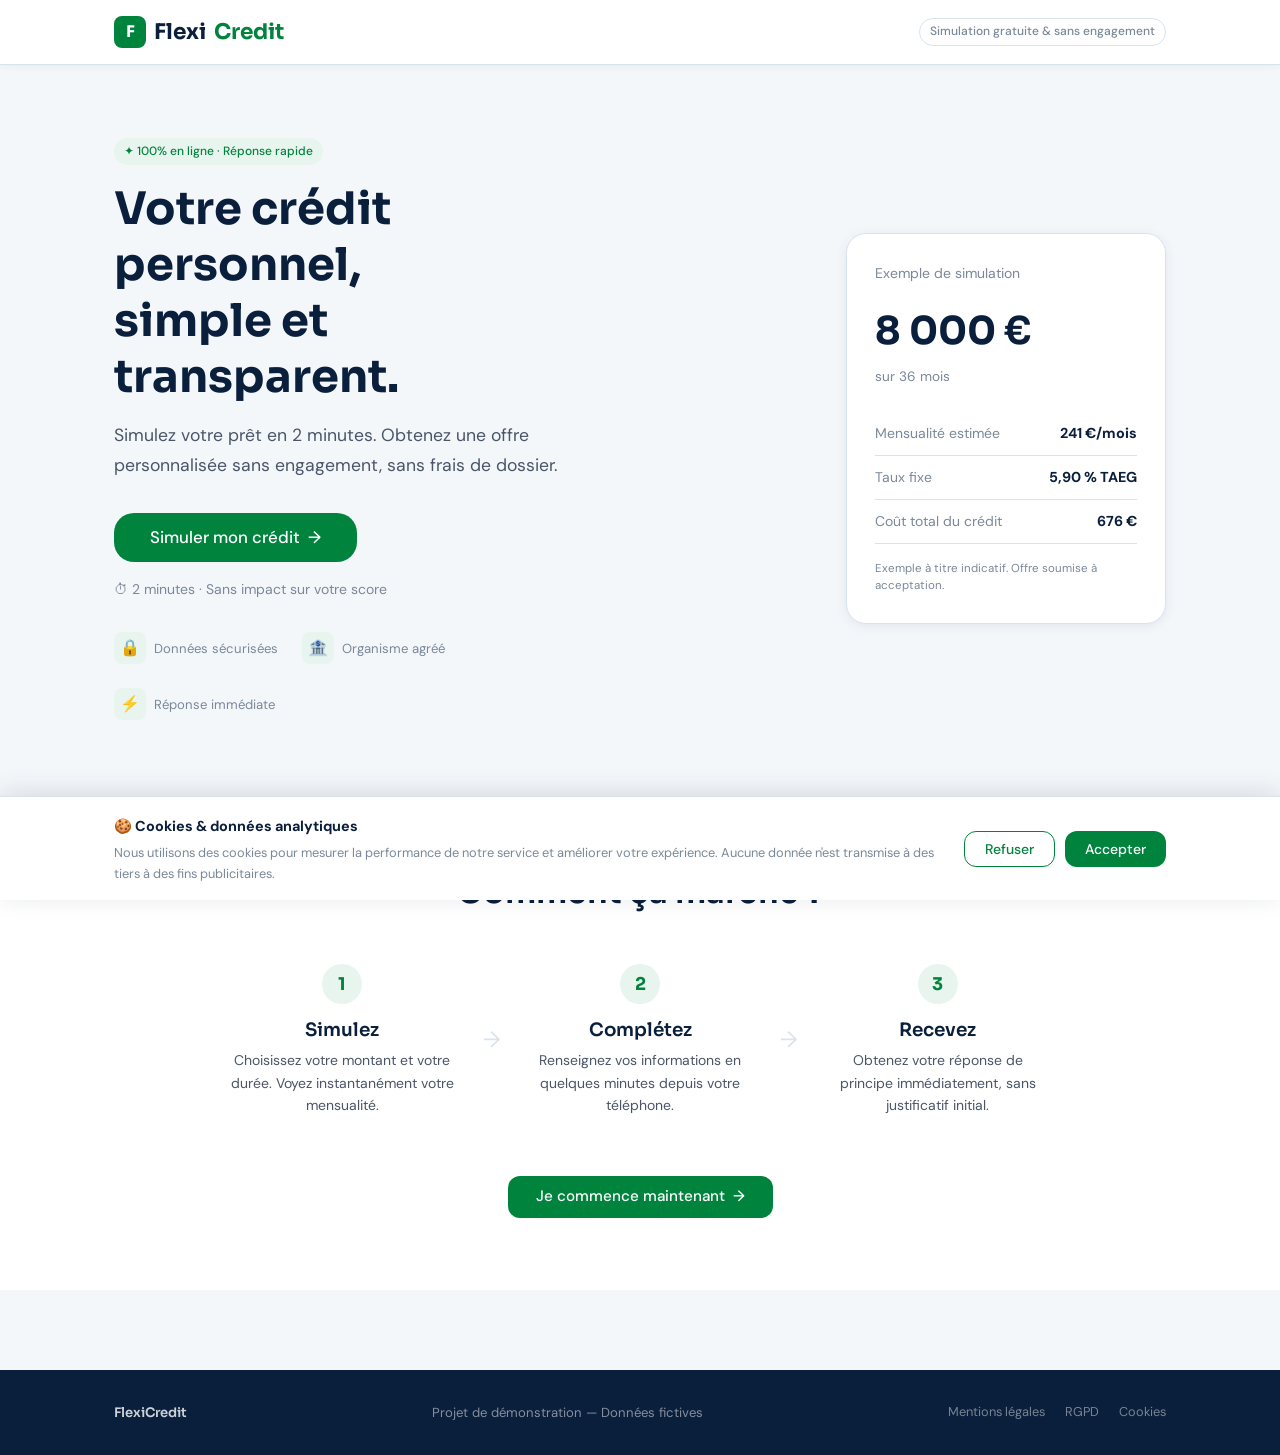
<file: index.html>
<!DOCTYPE html>
<html lang="fr">

<head>
  <!-- A supprimer -->
  <script>
    console.log("before GTM");
  </script>
  <meta charset="UTF-8">
  <meta name="viewport" content="width=device-width, initial-scale=1.0">
  <title>FlexiCredit — Votre crédit personnel en ligne</title>
  <link rel="stylesheet" href="css/style.css">
  <!-- GTM (simulation — en prod on mettrait le vrai snippet) -->
  <script>(function (w, d, s, l, i) {
      w[l] = w[l] || []; w[l].push({
        'gtm.start':
          new Date().getTime(), event: 'gtm.js'
      }); var f = d.getElementsByTagName(s)[0],
        j = d.createElement(s), dl = l != 'dataLayer' ? '&l=' + l : ''; j.async = true; j.src =
          'https://www.googletagmanager.com/gtm.js?id=' + i + dl; f.parentNode.insertBefore(j, f);
    })(window, document, 'script', 'dataLayer', 'GTM-TTVVF8ZS');
  </script>
  <!-- A supprimer -->
  <script>
    console.log("after GTM");
    console.log(window.dataLayer);
  </script>

</head>

<body data-step="landing">
  <!-- Google Tag Manager (noscript) -->
  <noscript><iframe src="https://www.googletagmanager.com/ns.html?id=GTM-TTVVF8ZS" height="0" width="0"
      style="display:none;visibility:hidden"></iframe>
  </noscript>
  <!-- End Google Tag Manager (noscript) -->

  <!-- HEADER -->
  <header class="site-header">
    <div class="container">
      <div class="header-inner">
        <div class="logo">
          <div class="logo-mark">F</div>
          Flexi<span>Credit</span>
        </div>
        <span class="header-badge">Simulation gratuite & sans engagement</span>
      </div>
    </div>
  </header>

  <!-- HERO -->
  <section class="hero">
    <div class="container">
      <div class="hero-inner">
        <div class="hero-content fade-in">
          <div class="badge badge-green mb-4">✦ 100% en ligne · Réponse rapide</div>
          <h1>Votre crédit personnel,<br>simple et transparent.</h1>
          <p class="hero-subtitle">Simulez votre prêt en 2 minutes. Obtenez une offre personnalisée sans engagement,
            sans frais de dossier.</p>

          <div class="hero-cta mt-8">
            <a href="pages/simulation.html" class="btn btn-primary btn-lg btn-arrow" id="cta-hero-main"
              onclick="trackCtaClick('Simuler mon crédit', 'simulation')">
              Simuler mon crédit
            </a>
            <p class="text-muted mt-4">⏱ 2 minutes · Sans impact sur votre score</p>
          </div>

          <div class="trust-row mt-8">
            <div class="trust-item">
              <div class="trust-icon">🔒</div>
              <span>Données sécurisées</span>
            </div>
            <div class="trust-item">
              <div class="trust-icon">🏦</div>
              <span>Organisme agréé</span>
            </div>
            <div class="trust-item">
              <div class="trust-icon">⚡</div>
              <span>Réponse immédiate</span>
            </div>
          </div>
        </div>

        <div class="hero-visual fade-in">
          <div class="preview-card card">
            <div class="preview-label text-muted mb-4">Exemple de simulation</div>
            <div class="preview-amount">8 000 €</div>
            <div class="text-muted mb-6" style="font-size:.85rem">sur 36 mois</div>
            <div class="preview-row">
              <span class="text-muted">Mensualité estimée</span>
              <strong>241 €/mois</strong>
            </div>
            <div class="preview-row">
              <span class="text-muted">Taux fixe</span>
              <strong>5,90 % TAEG</strong>
            </div>
            <div class="preview-row">
              <span class="text-muted">Coût total du crédit</span>
              <strong>676 €</strong>
            </div>
            <div class="preview-disclaimer mt-4">
              Exemple à titre indicatif. Offre soumise à acceptation.
            </div>
          </div>
        </div>
      </div>
    </div>
  </section>

  <!-- ETAPES -->
  <section class="how-it-works">
    <div class="container">
      <h2 class="text-center mb-6">Comment ça marche ?</h2>
      <div class="steps-grid">
        <div class="step-card card-sm">
          <div class="step-number">1</div>
          <h3>Simulez</h3>
          <p>Choisissez votre montant et votre durée. Voyez instantanément votre mensualité.</p>
        </div>
        <div class="step-arrow">→</div>
        <div class="step-card card-sm">
          <div class="step-number">2</div>
          <h3>Complétez</h3>
          <p>Renseignez vos informations en quelques minutes depuis votre téléphone.</p>
        </div>
        <div class="step-arrow">→</div>
        <div class="step-card card-sm">
          <div class="step-number">3</div>
          <h3>Recevez</h3>
          <p>Obtenez votre réponse de principe immédiatement, sans justificatif initial.</p>
        </div>
      </div>

      <div class="text-center mt-8">
        <a href="pages/simulation.html" class="btn btn-primary btn-arrow"
          onclick="trackCtaClick('Je commence maintenant', 'simulation')">
          Je commence maintenant
        </a>
      </div>
    </div>
  </section>

  <!-- FOOTER -->
  <footer class="site-footer">
    <div class="container">
      <div class="footer-inner">
        <span class="footer-logo">FlexiCredit</span>
        <span>Projet de démonstration — Données fictives</span>
        <div class="footer-links">
          <a href="#">Mentions légales</a>
          <a href="#">RGPD</a>
          <a href="#">Cookies</a>
        </div>
      </div>
    </div>
  </footer>

  <script src="js/tracking.js"></script>
  <script src="js/consent.js"></script>
  <script>
    // PAGE VIEW — Étape 1/5
    document.addEventListener('DOMContentLoaded', () => {
      trackPageView('landing', 1);
      initScrollTracking('landing');
    });
  </script>

  <style>
    .hero {
      padding: 72px 0 80px;
    }

    .hero-inner {
      display: grid;
      grid-template-columns: 1fr 1fr;
      gap: 60px;
      align-items: center;
    }

    .hero-subtitle {
      font-size: 1.1rem;
      color: var(--slate);
      margin-top: 16px;
      line-height: 1.7;
    }

    .hero-cta {
      display: flex;
      flex-direction: column;
      align-items: flex-start;
    }

    .preview-card {
      max-width: 320px;
      margin-left: auto;
    }

    .preview-amount {
      font-family: 'Sora', sans-serif;
      font-size: 2.4rem;
      font-weight: 700;
      color: var(--navy);
      margin-bottom: 4px;
    }

    .preview-row {
      display: flex;
      justify-content: space-between;
      align-items: center;
      padding: 10px 0;
      border-bottom: 1px solid var(--border);
      font-size: .9rem;
    }

    .preview-row:last-of-type {
      border-bottom: none;
    }

    .preview-disclaimer {
      font-size: .72rem;
      color: var(--muted);
      line-height: 1.5;
    }

    .how-it-works {
      padding: 72px 0;
      background: var(--white);
    }

    .steps-grid {
      display: flex;
      align-items: center;
      gap: 8px;
      max-width: 860px;
      margin: 0 auto;
    }

    .step-card {
      flex: 1;
      text-align: center;
      padding: 28px 20px;
    }

    .step-number {
      width: 40px;
      height: 40px;
      border-radius: 50%;
      background: var(--green-pale);
      color: var(--green);
      font-family: 'Sora', sans-serif;
      font-weight: 700;
      font-size: 1.1rem;
      display: flex;
      align-items: center;
      justify-content: center;
      margin: 0 auto 14px;
    }

    .step-card h3 {
      margin-bottom: 8px;
    }

    .step-card p {
      font-size: .875rem;
    }

    .step-arrow {
      font-size: 1.4rem;
      color: var(--border);
      flex-shrink: 0;
    }

    @media (max-width: 768px) {
      .hero-inner {
        grid-template-columns: 1fr;
        gap: 40px;
      }

      .hero-visual {
        display: none;
      }

      .steps-grid {
        flex-direction: column;
        align-items: stretch;
      }

      .step-arrow {
        transform: rotate(90deg);
        text-align: center;
      }
    }
  </style>
</body>

</html>
</file>
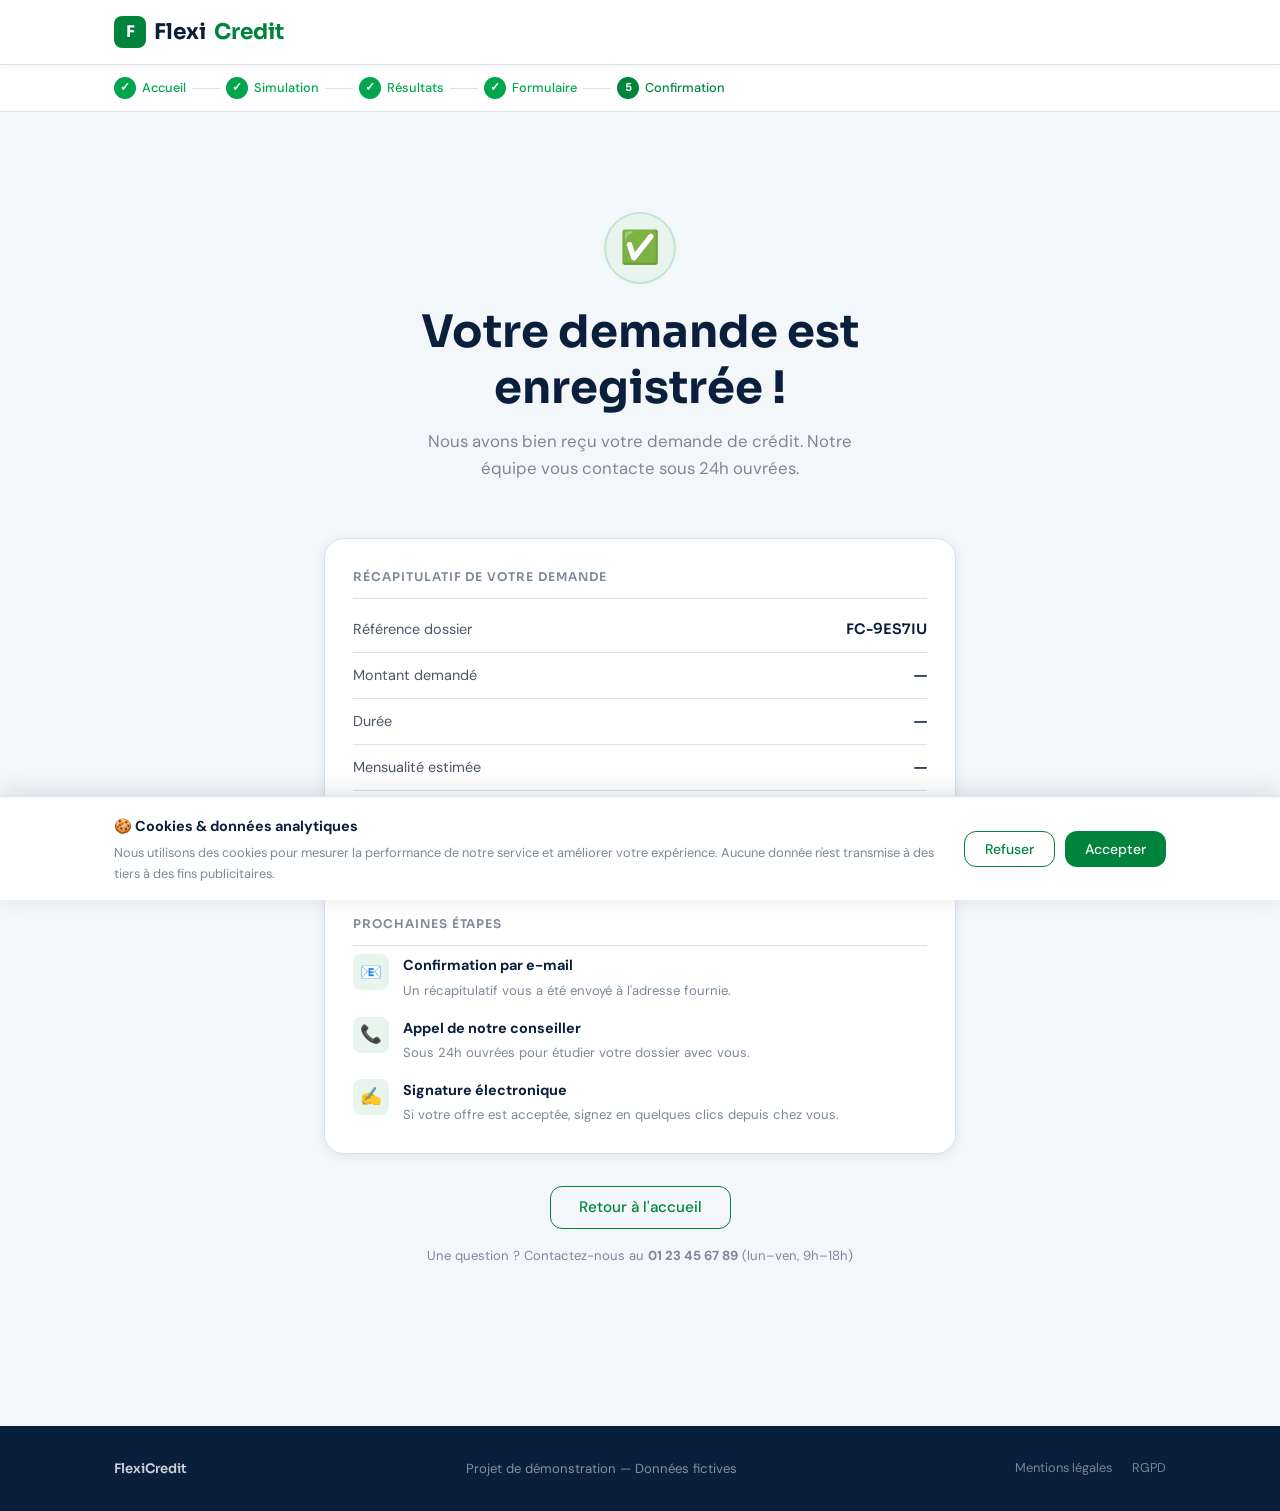
<file: pages/confirmation.html>
<!DOCTYPE html>
<html lang="fr">

<head>
  <meta charset="UTF-8">
  <!-- Google Tag Manager -->
  <script>(function (w, d, s, l, i) {
      w[l] = w[l] || []; w[l].push({
        'gtm.start':
          new Date().getTime(), event: 'gtm.js'
      }); var f = d.getElementsByTagName(s)[0],
        j = d.createElement(s), dl = l != 'dataLayer' ? '&l=' + l : ''; j.async = true; j.src =
          'https://www.googletagmanager.com/gtm.js?id=' + i + dl; f.parentNode.insertBefore(j, f);
    })(window, document, 'script', 'dataLayer', 'GTM-TTVVF8ZS');</script>
  <!-- End Google Tag Manager -->
  <meta name="viewport" content="width=device-width, initial-scale=1.0">
  <title>FlexiCredit — Demande confirmée</title>
  <link rel="stylesheet" href="../css/style.css">
</head>

<body data-step="confirmation">
  <!-- Google Tag Manager (noscript) -->
  <noscript><iframe src="https://www.googletagmanager.com/ns.html?id=GTM-TTVVF8ZS" height="0" width="0"
      style="display:none;visibility:hidden"></iframe></noscript>
  <!-- End Google Tag Manager (noscript) -->
  <header class="site-header">
    <div class="container">
      <div class="header-inner">
        <a href="../index.html" class="logo" style="text-decoration:none">
          <div class="logo-mark">F</div>
          Flexi<span>Credit</span>
        </a>
      </div>
    </div>
  </header>

  <div class="funnel-bar">
    <div class="container">
      <ul class="funnel-steps">
        <li class="done"><span class="step-num">✓</span><span class="step-label">Accueil</span></li>
        <li class="step-sep"></li>
        <li class="done"><span class="step-num">✓</span><span class="step-label">Simulation</span></li>
        <li class="step-sep"></li>
        <li class="done"><span class="step-num">✓</span><span class="step-label">Résultats</span></li>
        <li class="step-sep"></li>
        <li class="done"><span class="step-num">✓</span><span class="step-label">Formulaire</span></li>
        <li class="step-sep"></li>
        <li class="active"><span class="step-num">5</span><span class="step-label">Confirmation</span></li>
      </ul>
    </div>
  </div>

  <main style="padding: 52px 0 80px;">
    <div class="container--narrow">

      <!-- SUCCESS HEADER -->
      <div class="confetti-header fade-in">
        <div class="check-circle">✅</div>
        <h1 style="margin-bottom:12px">Votre demande est enregistrée !</h1>
        <p class="text-muted" style="font-size:1.05rem;max-width:460px;margin:0 auto">
          Nous avons bien reçu votre demande de crédit. Notre équipe vous contacte sous 24h ouvrées.
        </p>
      </div>

      <!-- RÉCAP FINAL -->
      <div class="card fade-in mt-6" id="confirmation-recap">
        <div class="conf-section-title">Récapitulatif de votre demande</div>
        <div class="conf-row">
          <span>Référence dossier</span>
          <strong id="conf-ref" class="text-green">—</strong>
        </div>
        <div class="conf-row">
          <span>Montant demandé</span>
          <strong id="conf-amount">—</strong>
        </div>
        <div class="conf-row">
          <span>Durée</span>
          <strong id="conf-duration">—</strong>
        </div>
        <div class="conf-row">
          <span>Mensualité estimée</span>
          <strong id="conf-monthly">—</strong>
        </div>
        <div class="conf-row" style="border-bottom:none">
          <span>Statut</span>
          <span class="badge badge-green">En cours d'analyse</span>
        </div>
      </div>

      <!-- PROCHAINES ÉTAPES -->
      <div class="card fade-in mt-4">
        <div class="conf-section-title">Prochaines étapes</div>
        <div class="next-steps">
          <div class="next-step">
            <div class="next-step-icon">📧</div>
            <div>
              <strong>Confirmation par e-mail</strong>
              <p>Un récapitulatif vous a été envoyé à l'adresse fournie.</p>
            </div>
          </div>
          <div class="next-step">
            <div class="next-step-icon">📞</div>
            <div>
              <strong>Appel de notre conseiller</strong>
              <p>Sous 24h ouvrées pour étudier votre dossier avec vous.</p>
            </div>
          </div>
          <div class="next-step">
            <div class="next-step-icon">✍️</div>
            <div>
              <strong>Signature électronique</strong>
              <p>Si votre offre est acceptée, signez en quelques clics depuis chez vous.</p>
            </div>
          </div>
        </div>
      </div>

      <!-- CTA SECONDAIRE -->
      <div class="text-center mt-8 fade-in">
        <a href="../index.html" class="btn btn-outline"
          onclick="trackCtaClick('Retour accueil depuis confirmation', 'landing')">
          Retour à l'accueil
        </a>
        <p class="text-muted mt-4" style="font-size:.82rem">
          Une question ? Contactez-nous au <strong>01 23 45 67 89</strong> (lun–ven, 9h–18h)
        </p>
      </div>

    </div>
  </main>

  <footer class="site-footer">
    <div class="container">
      <div class="footer-inner">
        <span class="footer-logo">FlexiCredit</span>
        <span>Projet de démonstration — Données fictives</span>
        <div class="footer-links">
          <a href="#">Mentions légales</a>
          <a href="#">RGPD</a>
        </div>
      </div>
    </div>
  </footer>

  <script src="../js/tracking.js"></script>
  <script src="../js/consent.js"></script>
  <script>
    document.addEventListener('DOMContentLoaded', () => {
      trackPageView('confirmation', 5);
      initScrollTracking('confirmation');
      renderConfirmation();
    });

    function renderConfirmation() {
      const sim = FC.getSimulation();
      const fmt = n => new Intl.NumberFormat('fr-FR', { style: 'currency', currency: 'EUR', maximumFractionDigits: 0 }).format(n);

      // Référence unique fictive
      const ref = 'FC-' + Date.now().toString(36).toUpperCase().slice(-6);
      document.getElementById('conf-ref').textContent = ref;

      if (sim.amount) {
        document.getElementById('conf-amount').textContent = fmt(sim.amount);
        document.getElementById('conf-duration').textContent = sim.duration + ' mois';
        document.getElementById('conf-monthly').textContent = fmt(sim.monthly) + '/mois';
      }

      // Nettoyer la session après confirmation
      sessionStorage.removeItem('fc_simulation');
    }
  </script>

  <style>
    .text-green {
      color: var(--green);
    }

    .conf-section-title {
      font-family: 'Sora', sans-serif;
      font-size: .75rem;
      font-weight: 600;
      color: var(--muted);
      text-transform: uppercase;
      letter-spacing: .08em;
      padding-bottom: 12px;
      margin-bottom: 8px;
      border-bottom: 1px solid var(--border);
    }

    .conf-row {
      display: flex;
      justify-content: space-between;
      align-items: center;
      padding: 11px 0;
      border-bottom: 1px solid var(--border);
      font-size: .9rem;
    }

    .conf-row span:first-child {
      color: var(--slate);
    }

    .conf-row strong {
      font-family: 'Sora', sans-serif;
      font-weight: 600;
      color: var(--navy);
    }

    .next-steps {
      display: flex;
      flex-direction: column;
      gap: 16px;
      margin-top: 4px;
    }

    .next-step {
      display: flex;
      gap: 14px;
      align-items: flex-start;
    }

    .next-step-icon {
      width: 36px;
      height: 36px;
      flex-shrink: 0;
      background: var(--green-pale);
      border-radius: 8px;
      display: flex;
      align-items: center;
      justify-content: center;
      font-size: 1.1rem;
    }

    .next-step strong {
      font-size: .9rem;
      color: var(--navy);
      display: block;
      margin-bottom: 2px;
    }

    .next-step p {
      font-size: .82rem;
      color: var(--muted);
      margin: 0;
    }
  </style>
</body>

</html>
</file>
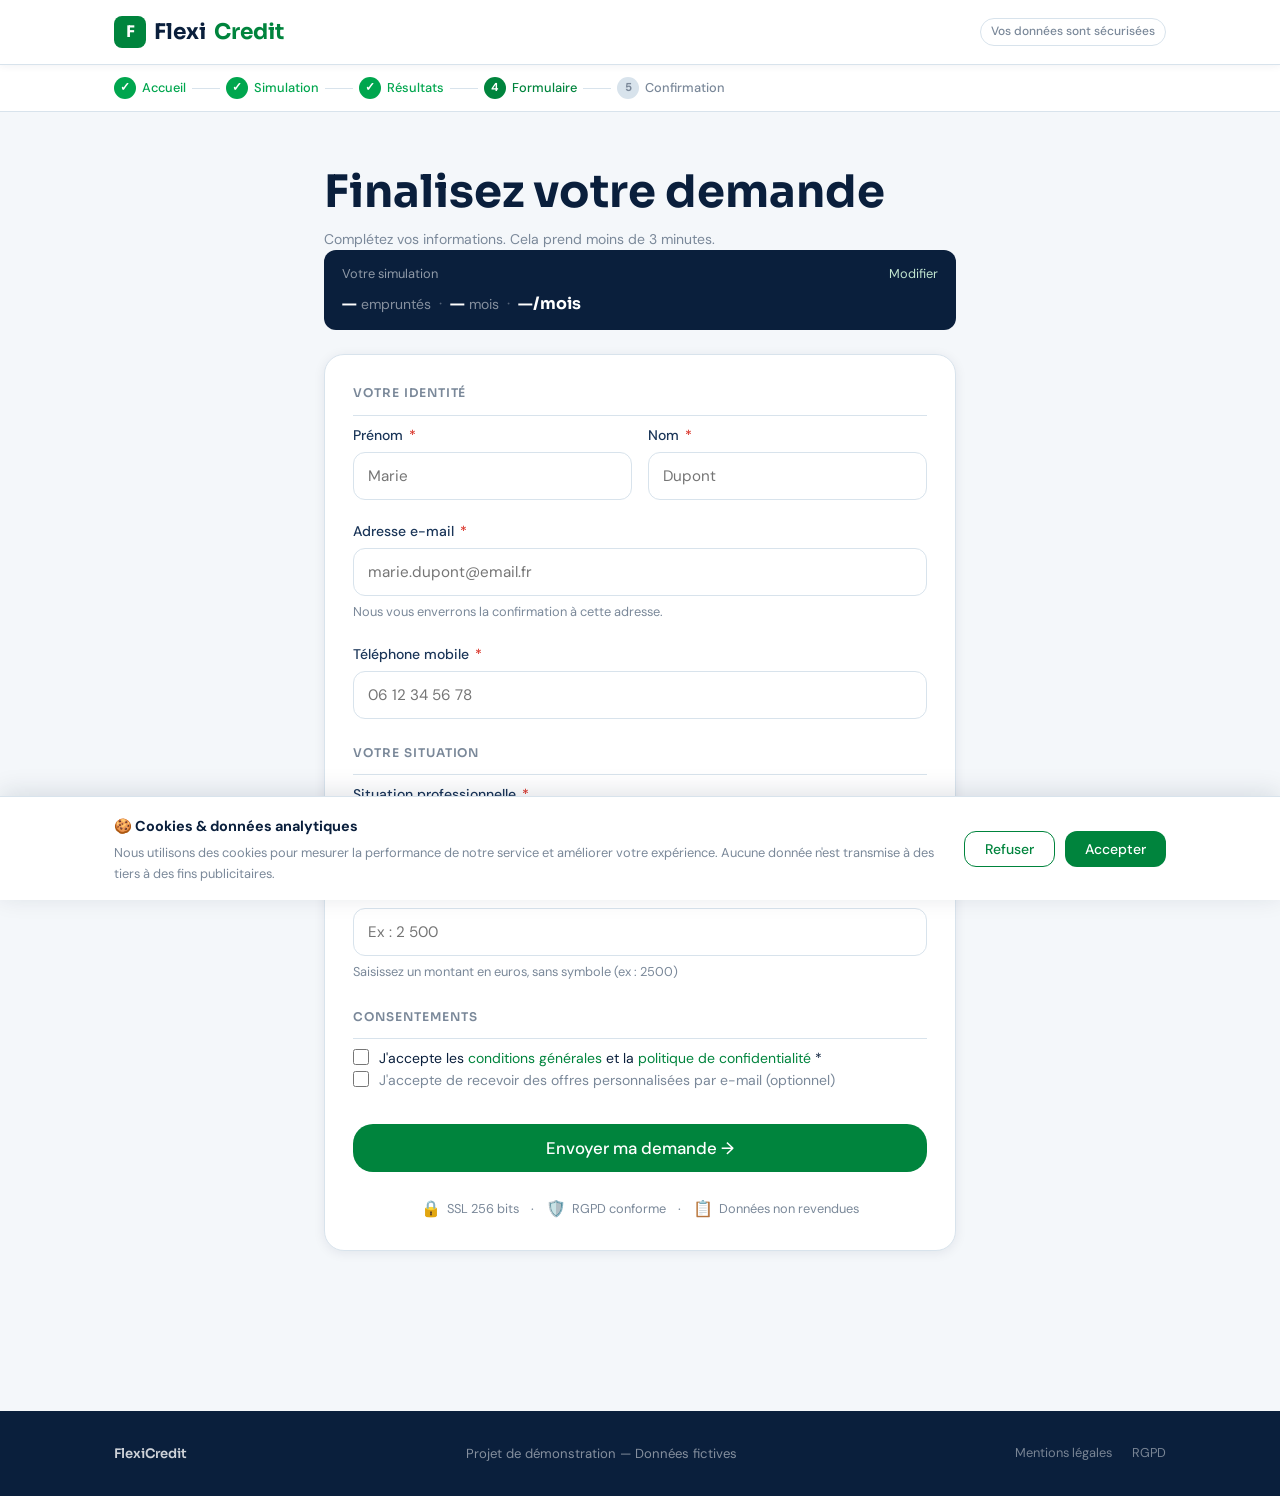
<file: pages/formulaire.html>
<!DOCTYPE html>
<html lang="fr">
<head>
  <meta charset="UTF-8">
  <!-- Google Tag Manager -->
  <script>(function(w,d,s,l,i){w[l]=w[l]||[];w[l].push({'gtm.start':
  new Date().getTime(),event:'gtm.js'});var f=d.getElementsByTagName(s)[0],
  j=d.createElement(s),dl=l!='dataLayer'?'&l='+l:'';j.async=true;j.src=
  'https://www.googletagmanager.com/gtm.js?id='+i+dl;f.parentNode.insertBefore(j,f);
  })(window,document,'script','dataLayer','GTM-TTVVF8ZS');</script>
  <!-- End Google Tag Manager -->
  <meta name="viewport" content="width=device-width, initial-scale=1.0">
  <title>FlexiCredit — Votre demande</title>
  <link rel="stylesheet" href="../css/style.css">
</head>
<body data-step="formulaire">
<!-- Google Tag Manager (noscript) -->
<noscript><iframe src="https://www.googletagmanager.com/ns.html?id=GTM-TTVVF8ZS"
height="0" width="0" style="display:none;visibility:hidden"></iframe></noscript>
<!-- End Google Tag Manager (noscript) -->
  <header class="site-header">
    <div class="container">
      <div class="header-inner">
        <a href="../index.html" class="logo" style="text-decoration:none">
          <div class="logo-mark">F</div>
          Flexi<span>Credit</span>
        </a>
        <span class="header-badge">Vos données sont sécurisées</span>
      </div>
    </div>
  </header>

  <div class="funnel-bar">
    <div class="container">
      <ul class="funnel-steps">
        <li class="done"><span class="step-num">✓</span><span class="step-label">Accueil</span></li>
        <li class="step-sep"></li>
        <li class="done"><span class="step-num">✓</span><span class="step-label">Simulation</span></li>
        <li class="step-sep"></li>
        <li class="done"><span class="step-num">✓</span><span class="step-label">Résultats</span></li>
        <li class="step-sep"></li>
        <li class="active"><span class="step-num">4</span><span class="step-label">Formulaire</span></li>
        <li class="step-sep"></li>
        <li><span class="step-num">5</span><span class="step-label">Confirmation</span></li>
      </ul>
    </div>
  </div>

  <main style="padding: 52px 0 80px;">
    <div class="container--narrow">

      <div class="fade-in">
        <h1 class="mb-2">Finalisez votre demande</h1>
        <p class="text-muted mb-8">Complétez vos informations. Cela prend moins de 3 minutes.</p>
      </div>

      <!-- RÉCAP SIMULATION -->
      <div class="sim-recap card-sm fade-in mb-6">
        <div class="sim-recap-row">
          <span class="text-muted">Votre simulation</span>
          <a href="simulation.html" class="sim-edit" onclick="trackCtaClick('Modifier simulation depuis formulaire', 'simulation')">Modifier</a>
        </div>
        <div class="sim-recap-values">
          <div><strong id="recap-amount">—</strong><span class="text-muted"> empruntés</span></div>
          <div class="sim-sep">·</div>
          <div><strong id="recap-duration">—</strong><span class="text-muted"> mois</span></div>
          <div class="sim-sep">·</div>
          <div><strong id="recap-monthly">—/mois</strong></div>
        </div>
      </div>

      <!-- FORMULAIRE -->
      <form id="credit-form" novalidate class="fade-in" onsubmit="return handleSubmit(event)">
        <div class="card">

          <div class="form-section-title">Votre identité</div>

          <div class="grid-2">
            <div class="form-group">
              <label class="form-label" for="f-prenom">Prénom <span class="required">*</span></label>
              <input type="text" id="f-prenom" class="form-input" placeholder="Marie"
                autocomplete="given-name"
                onfocus="trackFieldFocus('prenom')"
                oninput="validateField(this, 'prenom')">
              <span class="form-error" id="err-prenom">Veuillez saisir votre prénom.</span>
            </div>
            <div class="form-group">
              <label class="form-label" for="f-nom">Nom <span class="required">*</span></label>
              <input type="text" id="f-nom" class="form-input" placeholder="Dupont"
                autocomplete="family-name"
                onfocus="trackFieldFocus('nom')"
                oninput="validateField(this, 'nom')">
              <span class="form-error" id="err-nom">Veuillez saisir votre nom.</span>
            </div>
          </div>

          <div class="form-group">
            <label class="form-label" for="f-email">Adresse e-mail <span class="required">*</span></label>
            <input type="email" id="f-email" class="form-input" placeholder="marie.dupont@email.fr"
              autocomplete="email"
              onfocus="trackFieldFocus('email')"
              oninput="validateField(this, 'email')">
            <span class="form-hint">Nous vous enverrons la confirmation à cette adresse.</span>
            <span class="form-error" id="err-email">Veuillez saisir une adresse e-mail valide.</span>
          </div>

          <div class="form-group">
            <label class="form-label" for="f-telephone">Téléphone mobile <span class="required">*</span></label>
            <input type="tel" id="f-telephone" class="form-input" placeholder="06 12 34 56 78"
              autocomplete="tel"
              onfocus="trackFieldFocus('telephone')"
              oninput="validateField(this, 'telephone')">
            <span class="form-error" id="err-telephone">Format attendu : 06 XX XX XX XX</span>
          </div>

          <div class="form-section-title mt-6">Votre situation</div>

          <div class="form-group">
            <label class="form-label" for="f-situation">Situation professionnelle <span class="required">*</span></label>
            <select id="f-situation" class="form-select"
              onfocus="trackFieldFocus('situation')"
              onchange="validateField(this, 'situation')">
              <option value="">— Sélectionnez —</option>
              <option value="cdi">CDI</option>
              <option value="cdd">CDD</option>
              <option value="independant">Indépendant / Freelance</option>
              <option value="fonctionnaire">Fonctionnaire</option>
              <option value="retraite">Retraité</option>
              <option value="autre">Autre</option>
            </select>
            <span class="form-error" id="err-situation">Veuillez sélectionner votre situation.</span>
          </div>

          <div class="form-group">
            <label class="form-label" for="f-revenus">
              Revenus nets mensuels <span class="required">*</span>
            </label>
            <input type="text" id="f-revenus" class="form-input" placeholder="Ex : 2 500"
              onfocus="trackFieldFocus('revenus')"
              oninput="validateField(this, 'revenus')">
            <span class="form-hint">Saisissez un montant en euros, sans symbole (ex : 2500)</span>
            <span class="form-error" id="err-revenus">Veuillez saisir un montant valide (chiffres uniquement).</span>
          </div>

          <div class="form-section-title mt-6">Consentements</div>

          <div class="checkbox-group">
            <label class="checkbox-label">
              <input type="checkbox" id="f-cgv" required
                onchange="validateField(this, 'cgv')">
              <span>J'accepte les <a href="#">conditions générales</a> et la <a href="#">politique de confidentialité</a> <span class="required">*</span></span>
            </label>
            <span class="form-error" id="err-cgv">Vous devez accepter les conditions pour continuer.</span>
          </div>

          <div class="checkbox-group mt-3">
            <label class="checkbox-label">
              <input type="checkbox" id="f-optin">
              <span class="text-muted">J'accepte de recevoir des offres personnalisées par e-mail (optionnel)</span>
            </label>
          </div>

          <div class="mt-8">
            <button type="submit" class="btn btn-primary btn-lg btn-full" id="cta-form-submit">
              Envoyer ma demande →
            </button>
          </div>

          <div class="flex items-center gap-3 mt-6" style="justify-content:center">
            <div class="reassurance"><span class="reassurance-icon">🔒</span><span>SSL 256 bits</span></div>
            <span class="text-muted">·</span>
            <div class="reassurance"><span class="reassurance-icon">🛡️</span><span>RGPD conforme</span></div>
            <span class="text-muted">·</span>
            <div class="reassurance"><span class="reassurance-icon">📋</span><span>Données non revendues</span></div>
          </div>

        </div>
      </form>

    </div>
  </main>

  <footer class="site-footer">
    <div class="container">
      <div class="footer-inner">
        <span class="footer-logo">FlexiCredit</span>
        <span>Projet de démonstration — Données fictives</span>
        <div class="footer-links">
          <a href="#">Mentions légales</a>
          <a href="#">RGPD</a>
        </div>
      </div>
    </div>
  </footer>

  <script src="../js/tracking.js"></script>
  <script src="../js/consent.js"></script>
  <script>
    document.addEventListener('DOMContentLoaded', () => {
      trackPageView('formulaire', 4);
      initScrollTracking('formulaire');
      initExitTracking('formulaire', 4);
      renderRecap();
    });

    function renderRecap() {
      const sim = FC.getSimulation();
      if (sim.amount) {
        const fmt = n => new Intl.NumberFormat('fr-FR', { style: 'currency', currency: 'EUR', maximumFractionDigits: 0 }).format(n);
        document.getElementById('recap-amount').textContent = fmt(sim.amount);
        document.getElementById('recap-duration').textContent = sim.duration;
        document.getElementById('recap-monthly').textContent = fmt(sim.monthly) + '/mois';
      }
    }

    // ── Validation en temps réel ──
    const validators = {
      prenom:    v => v.trim().length >= 2,
      nom:       v => v.trim().length >= 2,
      email:     v => /^[^\s@]+@[^\s@]+\.[^\s@]+$/.test(v),
      telephone: v => /^(0[6-7])[0-9 ]{8,}$/.test(v.replace(/\s/g, '')),
      situation: v => v !== '',
      revenus:   v => /^\d[\d\s]*$/.test(v.trim()) && parseInt(v.replace(/\s/g, '')) > 0,
      cgv:       (_, el) => el.checked
    };

    const completedFields = new Set();

    function validateField(el, name) {
      const val = el.value;
      const isValid = validators[name] ? validators[name](val, el) : true;
      const errEl = document.getElementById('err-' + name);

      if (isValid) {
        el.classList.remove('error');
        el.classList.add('valid');
        if (errEl) { errEl.classList.remove('visible'); }
        if (!completedFields.has(name)) {
          completedFields.add(name);
          trackFieldComplete(name);
        }
      } else {
        el.classList.remove('valid');
        // On ne montre l'erreur qu'après que l'utilisateur ait quitté le champ
      }
    }

    function showFieldError(el, name) {
      const val = el.value || el.checked;
      const isValid = validators[name] ? validators[name](el.value, el) : true;
      if (!isValid && (el.value || name === 'cgv')) {
        el.classList.add('error');
        const errEl = document.getElementById('err-' + name);
        if (errEl) {
          errEl.classList.add('visible');
          trackFieldError(name, 'format_invalide');
        }
      }
    }

    // Bind blur pour afficher les erreurs
    ['prenom','nom','email','telephone','situation','revenus'].forEach(name => {
      const el = document.getElementById('f-' + name);
      if (el) el.addEventListener('blur', () => showFieldError(el, name));
    });
    document.getElementById('f-cgv').addEventListener('change', function() {
      if (!this.checked) showFieldError(this, 'cgv');
    });

    function handleSubmit(e) {
      e.preventDefault();
      trackFormSubmitAttempt();

      // Validation complète
      const fields = ['prenom','nom','email','telephone','situation','revenus','cgv'];
      let valid = true;
      fields.forEach(name => {
        const el = document.getElementById('f-' + name);
        const isValid = validators[name] ? validators[name](el.value, el) : true;
        if (!isValid) {
          showFieldError(el, name);
          valid = false;
        }
      });

      if (valid) {
        trackFormSubmitSuccess();
        window.location.href = 'confirmation.html';
      } else {
        // Scroll vers la première erreur
        const firstErr = document.querySelector('.form-error.visible');
        if (firstErr) firstErr.scrollIntoView({ behavior: 'smooth', block: 'center' });
      }
      return false;
    }
  </script>

  <style>
    .form-section-title {
      font-family: 'Sora', sans-serif; font-size: .75rem; font-weight: 600;
      color: var(--muted); text-transform: uppercase; letter-spacing: .08em;
      padding-bottom: 12px; margin-bottom: 8px;
      border-bottom: 1px solid var(--border);
    }
    .sim-recap {
      background: var(--navy); border-radius: var(--radius);
      padding: 14px 18px; color: #fff;
    }
    .sim-recap-row { display: flex; justify-content: space-between; align-items: center; margin-bottom: 6px; }
    .sim-recap-row .text-muted { color: rgba(255,255,255,.55); font-size: .8rem; }
    .sim-edit { font-size: .8rem; color: var(--green-mid); text-decoration: none; }
    .sim-edit:hover { color: #fff; }
    .sim-recap-values { display: flex; gap: 8px; align-items: center; }
    .sim-recap-values strong { font-family: 'Sora', sans-serif; font-size: 1rem; color: #fff; }
    .sim-recap-values .text-muted { color: rgba(255,255,255,.5); font-size: .875rem; }
    .sim-sep { color: rgba(255,255,255,.3); }

    .checkbox-group { display: flex; flex-direction: column; gap: 4px; }
    .checkbox-label { display: flex; align-items: flex-start; gap: 10px; cursor: pointer; font-size: .875rem; }
    .checkbox-label input[type=checkbox] { margin-top: 2px; width: 16px; height: 16px; accent-color: var(--green); flex-shrink: 0; }
  </style>
</body>
</html>
</file>
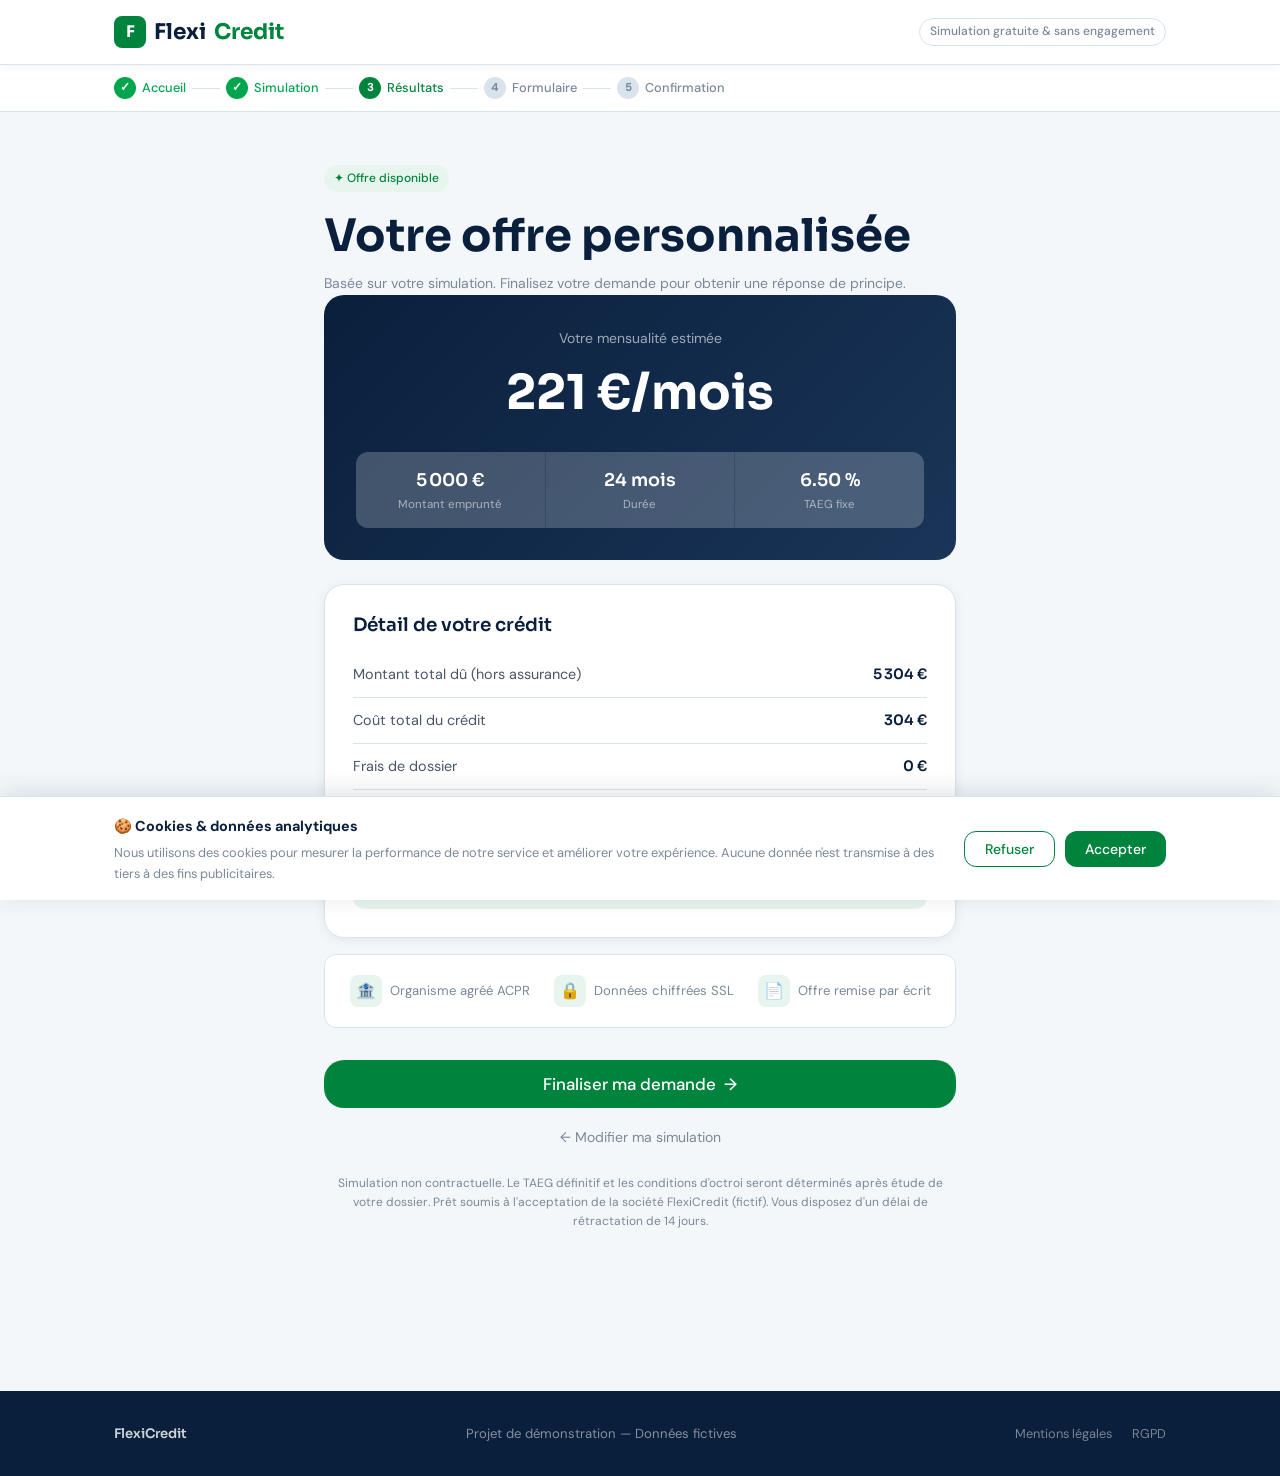
<file: pages/resultats.html>
<!DOCTYPE html>
<html lang="fr">

<head>
  <meta charset="UTF-8">
  <!-- Google Tag Manager -->
  <script>(function (w, d, s, l, i) {
      w[l] = w[l] || []; w[l].push({
        'gtm.start':
          new Date().getTime(), event: 'gtm.js'
      }); var f = d.getElementsByTagName(s)[0],
        j = d.createElement(s), dl = l != 'dataLayer' ? '&l=' + l : ''; j.async = true; j.src =
          'https://www.googletagmanager.com/gtm.js?id=' + i + dl; f.parentNode.insertBefore(j, f);
    })(window, document, 'script', 'dataLayer', 'GTM-TTVVF8ZS');</script>
  <!-- End Google Tag Manager -->
  <meta name="viewport" content="width=device-width, initial-scale=1.0">
  <title>FlexiCredit — Votre offre personnalisée</title>
  <link rel="stylesheet" href="../css/style.css">
</head>

<body data-step="resultats">
  <!-- Google Tag Manager (noscript) -->
  <noscript><iframe src="https://www.googletagmanager.com/ns.html?id=GTM-TTVVF8ZS" height="0" width="0"
      style="display:none;visibility:hidden"></iframe></noscript>
  <!-- End Google Tag Manager (noscript) -->
  <header class="site-header">
    <div class="container">
      <div class="header-inner">
        <a href="../index.html" class="logo" style="text-decoration:none">
          <div class="logo-mark">F</div>
          Flexi<span>Credit</span>
        </a>
        <span class="header-badge">Simulation gratuite & sans engagement</span>
      </div>
    </div>
  </header>

  <div class="funnel-bar">
    <div class="container">
      <ul class="funnel-steps">
        <li class="done"><span class="step-num">✓</span><span class="step-label">Accueil</span></li>
        <li class="step-sep"></li>
        <li class="done"><span class="step-num">✓</span><span class="step-label">Simulation</span></li>
        <li class="step-sep"></li>
        <li class="active"><span class="step-num">3</span><span class="step-label">Résultats</span></li>
        <li class="step-sep"></li>
        <li><span class="step-num">4</span><span class="step-label">Formulaire</span></li>
        <li class="step-sep"></li>
        <li><span class="step-num">5</span><span class="step-label">Confirmation</span></li>
      </ul>
    </div>
  </div>

  <main style="padding: 52px 0 80px;">
    <div class="container--narrow">

      <div class="fade-in">
        <div class="badge badge-green mb-4">✦ Offre disponible</div>
        <h1 class="mb-2">Votre offre personnalisée</h1>
        <p class="text-muted mb-8">Basée sur votre simulation. Finalisez votre demande pour obtenir une réponse de
          principe.</p>
      </div>

      <!-- RÉSULTAT PRINCIPAL -->
      <div class="result-highlight fade-in" id="result-box">
        <p class="result-label">Votre mensualité estimée</p>
        <div class="result-main" id="res-monthly">— €/mois</div>
        <div class="result-grid">
          <div class="result-cell">
            <div class="result-cell-val" id="res-amount">—</div>
            <div class="result-cell-lbl">Montant emprunté</div>
          </div>
          <div class="result-cell">
            <div class="result-cell-val" id="res-duration">—</div>
            <div class="result-cell-lbl">Durée</div>
          </div>
          <div class="result-cell">
            <div class="result-cell-val" id="res-rate">—</div>
            <div class="result-cell-lbl">TAEG fixe</div>
          </div>
        </div>
      </div>

      <!-- DÉTAILS -->
      <div class="card fade-in mt-6">
        <h3 class="mb-4">Détail de votre crédit</h3>
        <div class="detail-row">
          <span>Montant total dû (hors assurance)</span>
          <strong id="res-total-due">—</strong>
        </div>
        <div class="detail-row">
          <span>Coût total du crédit</span>
          <strong id="res-cost">—</strong>
        </div>
        <div class="detail-row">
          <span>Frais de dossier</span>
          <strong class="text-green">0 €</strong>
        </div>
        <div class="detail-row" style="border-bottom:none">
          <span>Assurance facultative</span>
          <strong>Sur demande</strong>
        </div>

        <div class="mt-6"
          style="background:var(--green-pale);border-radius:var(--radius);padding:14px 16px;font-size:.82rem;color:var(--green)">
          ✓ Offre sans frais de remboursement anticipé · Taux fixe sur toute la durée
        </div>
      </div>

      <!-- RÉASSURANCE -->
      <div class="reassurance-band card-sm mt-4 fade-in">
        <div class="trust-row" style="justify-content:center">
          <div class="trust-item">
            <div class="trust-icon">🏦</div><span>Organisme agréé ACPR</span>
          </div>
          <div class="trust-item">
            <div class="trust-icon">🔒</div><span>Données chiffrées SSL</span>
          </div>
          <div class="trust-item">
            <div class="trust-icon">📄</div><span>Offre remise par écrit</span>
          </div>
        </div>
      </div>

      <!-- CTA -->
      <div class="mt-8 fade-in">
        <a href="formulaire.html" class="btn btn-primary btn-lg btn-full btn-arrow" id="cta-resultats-next"
          onclick="trackCtaClick('Finaliser ma demande', 'formulaire')">
          Finaliser ma demande
        </a>
        <div class="text-center mt-4">
          <a href="simulation.html" class="text-muted" style="font-size:.875rem"
            onclick="trackCtaClick('Modifier ma simulation', 'simulation')">
            ← Modifier ma simulation
          </a>
        </div>
      </div>

      <p class="text-muted text-center mt-6" style="font-size:.75rem;line-height:1.6">
        Simulation non contractuelle. Le TAEG définitif et les conditions d'octroi seront déterminés après étude de
        votre dossier. Prêt soumis à l'acceptation de la société FlexiCredit (fictif). Vous disposez d'un délai de
        rétractation de 14 jours.
      </p>

    </div>
  </main>

  <footer class="site-footer">
    <div class="container">
      <div class="footer-inner">
        <span class="footer-logo">FlexiCredit</span>
        <span>Projet de démonstration — Données fictives</span>
        <div class="footer-links">
          <a href="#">Mentions légales</a>
          <a href="#">RGPD</a>
        </div>
      </div>
    </div>
  </footer>

  <script src="../js/tracking.js"></script>
  <script src="../js/consent.js"></script>
  <script>
    document.addEventListener('DOMContentLoaded', () => {
      trackPageView('resultats', 3);
      initScrollTracking('resultats');
      initExitTracking('resultats', 3);
      renderResults();
    });

    function fmt(n) {
      return new Intl.NumberFormat('fr-FR', { style: 'currency', currency: 'EUR', maximumFractionDigits: 0 }).format(n);
    }

    function renderResults() {
      const sim = FC.getSimulation();

      // Valeurs par défaut si on arrive directement sur la page
      const amount = sim.amount || 5000;
      const duration = sim.duration || 24;
      const monthly = sim.monthly || 221;
      const rate = sim.rate || 6.5;
      const cost = sim.totalCost || 304;

      document.getElementById('res-monthly').textContent = fmt(monthly) + '/mois';
      document.getElementById('res-amount').textContent = fmt(amount);
      document.getElementById('res-duration').textContent = duration + ' mois';
      document.getElementById('res-rate').textContent = rate.toFixed(2) + ' %';
      document.getElementById('res-total-due').textContent = fmt(monthly * duration);
      document.getElementById('res-cost').textContent = fmt(cost);
    }
  </script>

  <style>
    .text-green {
      color: var(--green);
    }

    .detail-row {
      display: flex;
      justify-content: space-between;
      align-items: center;
      padding: 11px 0;
      border-bottom: 1px solid var(--border);
      font-size: .9rem;
    }

    .detail-row span {
      color: var(--slate);
    }

    .detail-row strong {
      font-family: 'Sora', sans-serif;
      font-weight: 600;
      color: var(--navy);
    }

    .reassurance-band {
      background: var(--white);
      border: 1px solid var(--border);
    }
  </style>
</body>

</html>
</file>
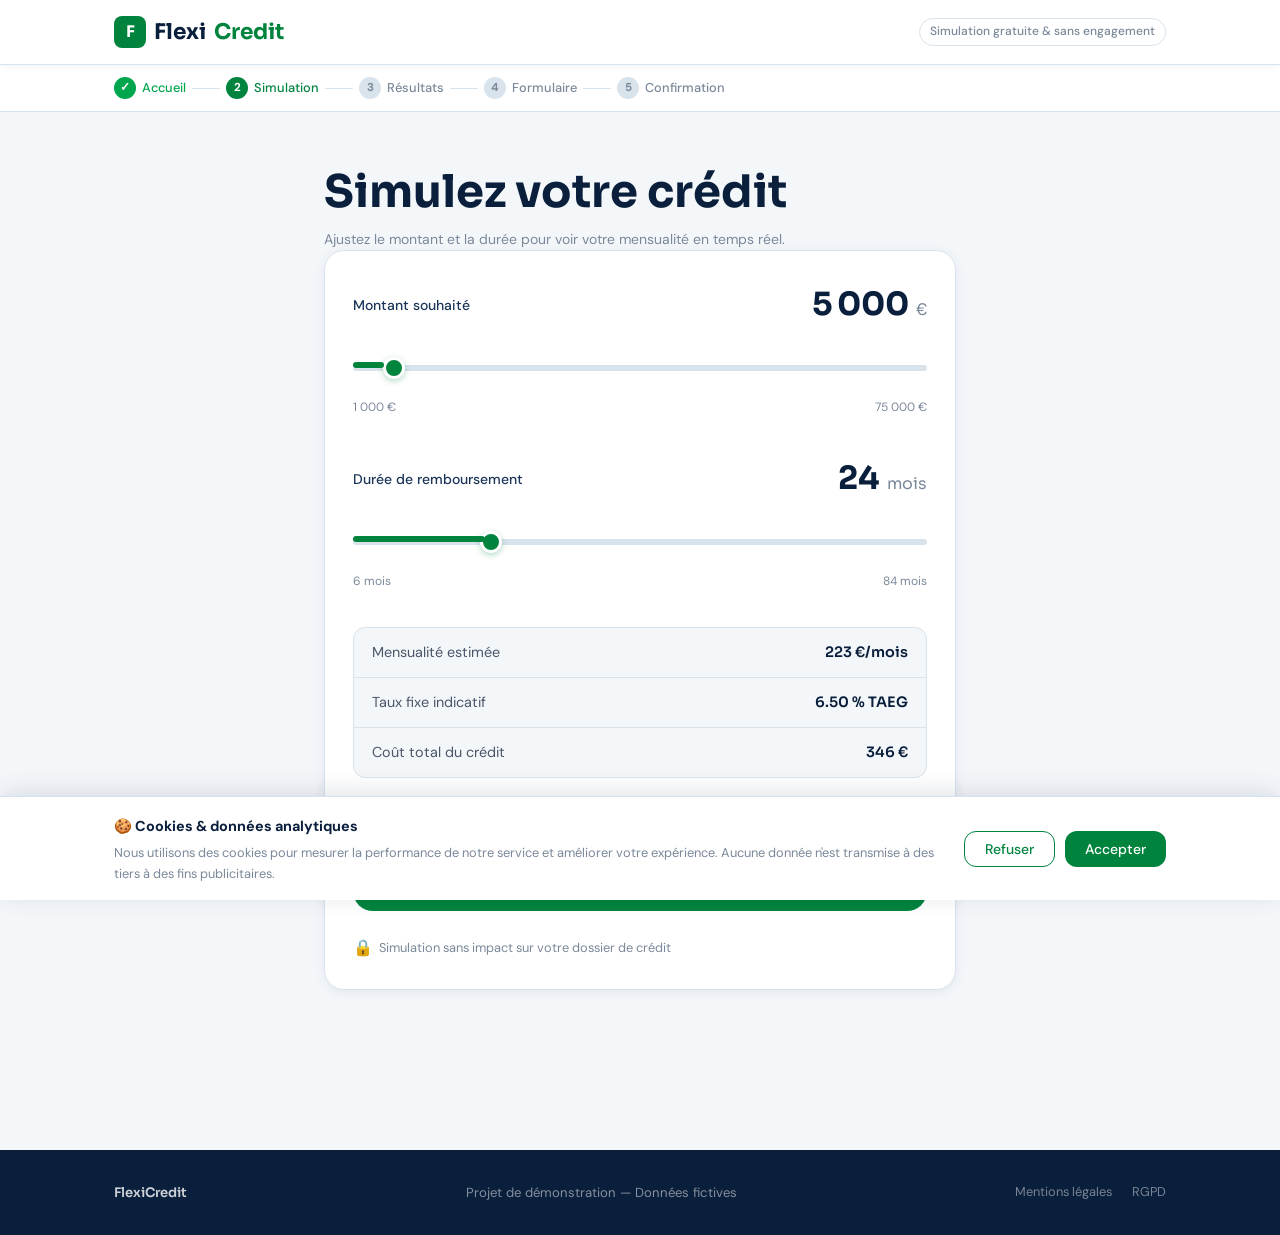
<file: pages/simulation.html>
<!DOCTYPE html>
<html lang="fr">

<head>
  <meta charset="UTF-8">
  <!-- Google Tag Manager -->
  <script>(function (w, d, s, l, i) {
      w[l] = w[l] || []; w[l].push({
        'gtm.start':
          new Date().getTime(), event: 'gtm.js'
      }); var f = d.getElementsByTagName(s)[0],
        j = d.createElement(s), dl = l != 'dataLayer' ? '&l=' + l : ''; j.async = true; j.src =
          'https://www.googletagmanager.com/gtm.js?id=' + i + dl; f.parentNode.insertBefore(j, f);
    })(window, document, 'script', 'dataLayer', 'GTM-TTVVF8ZS');</script>
  <!-- End Google Tag Manager -->
  <meta name="viewport" content="width=device-width, initial-scale=1.0">
  <title>FlexiCredit — Simulez votre crédit</title>
  <link rel="stylesheet" href="../css/style.css">
</head>

<body data-step="simulation">
  <!-- Google Tag Manager (noscript) -->
  <noscript><iframe src="https://www.googletagmanager.com/ns.html?id=GTM-TTVVF8ZS" height="0" width="0"
      style="display:none;visibility:hidden"></iframe></noscript>
  <!-- End Google Tag Manager (noscript) -->
  <header class="site-header">
    <div class="container">
      <div class="header-inner">
        <a href="../index.html" class="logo" style="text-decoration:none">
          <div class="logo-mark">F</div>
          Flexi<span>Credit</span>
        </a>
        <span class="header-badge">Simulation gratuite & sans engagement</span>
      </div>
    </div>
  </header>

  <!-- FUNNEL PROGRESS -->
  <div class="funnel-bar">
    <div class="container">
      <ul class="funnel-steps">
        <li class="done"><span class="step-num">✓</span><span class="step-label">Accueil</span></li>
        <li class="step-sep"></li>
        <li class="active"><span class="step-num">2</span><span class="step-label">Simulation</span></li>
        <li class="step-sep"></li>
        <li><span class="step-num">3</span><span class="step-label">Résultats</span></li>
        <li class="step-sep"></li>
        <li><span class="step-num">4</span><span class="step-label">Formulaire</span></li>
        <li class="step-sep"></li>
        <li><span class="step-num">5</span><span class="step-label">Confirmation</span></li>
      </ul>
    </div>
  </div>

  <main style="padding: 52px 0 80px;">
    <div class="container--narrow">

      <div class="fade-in">
        <h1 class="mb-2">Simulez votre crédit</h1>
        <p class="text-muted mb-8">Ajustez le montant et la durée pour voir votre mensualité en temps réel.</p>
      </div>

      <div class="card fade-in">

        <!-- MONTANT -->
        <div class="form-group" style="margin-bottom:36px">
          <div class="flex justify-between items-center mb-4">
            <label class="form-label" style="margin:0">Montant souhaité</label>
            <div class="slider-value" id="amount-display">5 000 <span>€</span></div>
          </div>
          <div class="slider-wrapper">
            <div class="slider-track-fill" id="amount-fill" style="width:25%"></div>
            <input type="range" id="amount-slider" min="1000" max="75000" step="500" value="5000"
              aria-label="Montant du crédit">
          </div>
          <div class="slider-labels">
            <span>1 000 €</span>
            <span>75 000 €</span>
          </div>
        </div>

        <!-- DURÉE -->
        <div class="form-group" style="margin-bottom:36px">
          <div class="flex justify-between items-center mb-4">
            <label class="form-label" style="margin:0">Durée de remboursement</label>
            <div class="slider-value" id="duration-display">24 <span>mois</span></div>
          </div>
          <div class="slider-wrapper">
            <div class="slider-track-fill" id="duration-fill" style="width:30%"></div>
            <input type="range" id="duration-slider" min="6" max="84" step="6" value="24"
              aria-label="Durée du crédit en mois">
          </div>
          <div class="slider-labels">
            <span>6 mois</span>
            <span>84 mois</span>
          </div>
        </div>

        <!-- RÉSULTAT RAPIDE -->
        <div class="quick-result" id="quick-result">
          <div class="qr-row">
            <span>Mensualité estimée</span>
            <strong id="qr-monthly">—</strong>
          </div>
          <div class="qr-row">
            <span>Taux fixe indicatif</span>
            <strong id="qr-rate">—</strong>
          </div>
          <div class="qr-row" style="border-bottom:none">
            <span>Coût total du crédit</span>
            <strong id="qr-total">—</strong>
          </div>
        </div>

        <p class="text-muted mt-4" style="font-size:.75rem;line-height:1.5">
          Simulation à titre indicatif. Le TAEG définitif dépend de votre profil. Offre soumise à acceptation sous
          conditions.
        </p>

        <div class="mt-8">
          <a href="resultats.html" class="btn btn-primary btn-lg btn-full btn-arrow" id="cta-simulation-next"
            onclick="trackCtaClick('Voir mon offre', 'resultats')">
            Voir mon offre
          </a>
        </div>

        <div class="flex items-center justify-between mt-6">
          <div class="reassurance">
            <span class="reassurance-icon">🔒</span>
            <span>Simulation sans impact sur votre dossier de crédit</span>
          </div>
        </div>
      </div>

    </div>
  </main>

  <footer class="site-footer">
    <div class="container">
      <div class="footer-inner">
        <span class="footer-logo">FlexiCredit</span>
        <span>Projet de démonstration — Données fictives</span>
        <div class="footer-links">
          <a href="#">Mentions légales</a>
          <a href="#">RGPD</a>
        </div>
      </div>
    </div>
  </footer>

  <script src="../js/tracking.js"></script>
  <script src="../js/consent.js"></script>
  <script>
    // ── Init ──
    document.addEventListener('DOMContentLoaded', () => {
      trackPageView('simulation', 2);
      initScrollTracking('simulation');
      initExitTracking('simulation', 2);
      updateSimulation();
    });

    // ── Calcul mensualité ──
    function calcMonthly(amount, months) {
      const rate = getRate(amount, months) / 100 / 12;
      if (rate === 0) return amount / months;
      return (amount * rate * Math.pow(1 + rate, months)) / (Math.pow(1 + rate, months) - 1);
    }

    function getRate(amount, months) {
      // Barème simplifié fictif
      if (amount < 3000) return 8.5;
      if (amount < 10000) return 6.5;
      if (amount < 30000) return 5.2;
      return 4.1;
    }

    function fmt(n) {
      return new Intl.NumberFormat('fr-FR', { style: 'currency', currency: 'EUR', maximumFractionDigits: 0 }).format(n);
    }

    function updateSimulation() {
      const amount = parseInt(document.getElementById('amount-slider').value);
      const duration = parseInt(document.getElementById('duration-slider').value);
      const monthly = calcMonthly(amount, duration);
      const rate = getRate(amount, duration);
      const totalCost = (monthly * duration) - amount;

      document.getElementById('amount-display').innerHTML = `${amount.toLocaleString('fr-FR')} <span>€</span>`;
      document.getElementById('duration-display').innerHTML = `${duration} <span>mois</span>`;
      document.getElementById('qr-monthly').textContent = fmt(monthly) + '/mois';
      document.getElementById('qr-rate').textContent = rate.toFixed(2) + ' % TAEG';
      document.getElementById('qr-total').textContent = fmt(totalCost);

      // Track fill visuals
      const amountPct = ((amount - 1000) / (75000 - 1000)) * 100;
      const durPct = ((duration - 6) / (84 - 6)) * 100;
      document.getElementById('amount-fill').style.width = amountPct + '%';
      document.getElementById('duration-fill').style.width = durPct + '%';

      // Sauvegarde pour les pages suivantes
      FC.saveSimulation({ amount, duration, monthly: Math.round(monthly), rate, totalCost: Math.round(totalCost) });
    }

    // ── Sliders avec debounce pour le tracking ──
    let trackTimeout;
    function onSliderChange() {
      updateSimulation();
      clearTimeout(trackTimeout);
      trackTimeout = setTimeout(() => {
        const sim = FC.getSimulation();
        trackSimulationChange(sim.amount, sim.duration);
      }, 600);
    }

    document.getElementById('amount-slider').addEventListener('input', onSliderChange);
    document.getElementById('duration-slider').addEventListener('input', onSliderChange);
  </script>

  <style>
    .quick-result {
      background: var(--bg);
      border: 1px solid var(--border);
      border-radius: var(--radius);
      padding: 0;
      overflow: hidden;
      margin-top: 8px;
    }

    .qr-row {
      display: flex;
      justify-content: space-between;
      align-items: center;
      padding: 13px 18px;
      border-bottom: 1px solid var(--border);
      font-size: .9rem;
    }

    .qr-row span {
      color: var(--slate);
    }

    .qr-row strong {
      font-family: 'Sora', sans-serif;
      font-weight: 600;
      color: var(--navy);
    }
  </style>
</body>

</html>
</file>
<file: css/style.css>
@import url('https://fonts.googleapis.com/css2?family=Sora:wght@300;400;500;600;700&family=DM+Sans:ital,opsz,wght@0,9..40,300;0,9..40,400;0,9..40,500;1,9..40,300&display=swap');

*, *::before, *::after { box-sizing: border-box; margin: 0; padding: 0; }

:root {
  --green:       #00843D;
  --green-light: #00A64E;
  --green-pale:  #E8F5EE;
  --green-mid:   #C2E6D0;
  --navy:        #0A1F3C;
  --navy-mid:    #1A3558;
  --slate:       #4A5568;
  --muted:       #7A8899;
  --border:      #D8E3EC;
  --bg:          #F4F7FA;
  --white:       #FFFFFF;
  --error:       #D93025;
  --warning:     #E8870A;
  --radius:      12px;
  --radius-lg:   20px;
  --shadow:      0 2px 12px rgba(10,31,60,.08);
  --shadow-md:   0 6px 24px rgba(10,31,60,.12);
  --transition:  0.18s ease;
}

html { font-size: 16px; scroll-behavior: smooth; }
body {
  font-family: 'DM Sans', sans-serif;
  background: var(--bg);
  color: var(--navy);
  line-height: 1.6;
  min-height: 100vh;
}

/* ── TYPOGRAPHY ── */
h1, h2, h3, h4 { font-family: 'Sora', sans-serif; line-height: 1.25; }
h1 { font-size: clamp(1.9rem, 4vw, 2.8rem); font-weight: 700; }
h2 { font-size: clamp(1.4rem, 3vw, 2rem); font-weight: 600; }
h3 { font-size: 1.15rem; font-weight: 600; }
p  { color: var(--slate); }
a  { color: var(--green); text-decoration: none; }
a:hover { text-decoration: underline; }

/* ── LAYOUT ── */
.container { max-width: 1100px; margin: 0 auto; padding: 0 24px; }
.container--narrow { max-width: 680px; margin: 0 auto; padding: 0 24px; }

/* ── HEADER ── */
.site-header {
  background: var(--white);
  border-bottom: 1px solid var(--border);
  position: sticky; top: 0; z-index: 100;
  box-shadow: 0 1px 8px rgba(10,31,60,.06);
}
.header-inner {
  display: flex; align-items: center; justify-content: space-between;
  height: 64px;
}
.logo {
  font-family: 'Sora', sans-serif;
  font-size: 1.35rem; font-weight: 700;
  color: var(--navy);
  display: flex; align-items: center; gap: 8px;
}
.logo-mark {
  width: 32px; height: 32px;
  background: var(--green);
  border-radius: 8px;
  display: flex; align-items: center; justify-content: center;
  color: #fff; font-size: 1rem; font-weight: 700;
}
.logo span { color: var(--green); }
.header-badge {
  font-size: .75rem; font-weight: 500; color: var(--muted);
  border: 1px solid var(--border); border-radius: 20px;
  padding: 3px 10px;
}

/* ── FUNNEL PROGRESS ── */
.funnel-bar {
  background: var(--white);
  border-bottom: 1px solid var(--border);
  padding: 12px 0;
}
.funnel-steps {
  display: flex; align-items: center; gap: 0;
  list-style: none;
}
.funnel-steps li {
  display: flex; align-items: center;
  font-size: .8rem; font-weight: 500;
  color: var(--muted);
  gap: 6px;
}
.funnel-steps li.active { color: var(--green); }
.funnel-steps li.done { color: var(--green-light); }
.funnel-steps li.done .step-num { background: var(--green-light); color: #fff; }
.funnel-steps li.active .step-num { background: var(--green); color: #fff; }
.step-num {
  width: 22px; height: 22px; border-radius: 50%;
  background: var(--border); color: var(--muted);
  display: flex; align-items: center; justify-content: center;
  font-size: .72rem; font-weight: 700;
  flex-shrink: 0;
}
.step-sep {
  width: 28px; height: 1px;
  background: var(--border); margin: 0 6px;
}

/* ── BUTTONS ── */
.btn {
  display: inline-flex; align-items: center; justify-content: center; gap: 8px;
  padding: 13px 28px;
  font-family: 'DM Sans', sans-serif;
  font-size: .95rem; font-weight: 500;
  border-radius: var(--radius);
  border: none; cursor: pointer;
  transition: all var(--transition);
  line-height: 1;
}
.btn-primary {
  background: var(--green);
  color: #fff;
}
.btn-primary:hover { background: var(--green-light); transform: translateY(-1px); box-shadow: 0 4px 14px rgba(0,132,61,.3); }
.btn-primary:active { transform: translateY(0); }
.btn-outline {
  background: transparent;
  color: var(--green);
  border: 1.5px solid var(--green);
}
.btn-outline:hover { background: var(--green-pale); }
.btn-lg { padding: 16px 36px; font-size: 1.05rem; border-radius: var(--radius-lg); }
.btn-full { width: 100%; }
.btn-arrow::after { content: '→'; transition: transform var(--transition); }
.btn-arrow:hover::after { transform: translateX(4px); }

/* ── CARDS ── */
.card {
  background: var(--white);
  border: 1px solid var(--border);
  border-radius: var(--radius-lg);
  padding: 28px;
  box-shadow: var(--shadow);
}
.card-sm { padding: 20px; border-radius: var(--radius); }

/* ── FORM ELEMENTS ── */
.form-group { display: flex; flex-direction: column; gap: 6px; margin-bottom: 20px; }
.form-label {
  font-size: .875rem; font-weight: 500;
  color: var(--navy-mid);
}
.form-label .required { color: var(--error); margin-left: 2px; }
.form-input, .form-select {
  height: 48px;
  padding: 0 14px;
  border: 1.5px solid var(--border);
  border-radius: var(--radius);
  font-family: 'DM Sans', sans-serif;
  font-size: .95rem;
  color: var(--navy);
  background: var(--white);
  transition: border-color var(--transition), box-shadow var(--transition);
  outline: none;
}
.form-input:focus, .form-select:focus {
  border-color: var(--green);
  box-shadow: 0 0 0 3px rgba(0,132,61,.12);
}
.form-input.error { border-color: var(--error); }
.form-input.valid { border-color: var(--green-light); }
.form-hint { font-size: .8rem; color: var(--muted); }
.form-error { font-size: .8rem; color: var(--error); display: none; }
.form-error.visible { display: block; }

/* ── SLIDER ── */
.slider-wrapper { position: relative; padding-bottom: 8px; }
input[type=range] {
  -webkit-appearance: none;
  width: 100%; height: 6px;
  border-radius: 3px;
  background: var(--border);
  outline: none;
  cursor: pointer;
}
input[type=range]::-webkit-slider-thumb {
  -webkit-appearance: none;
  width: 22px; height: 22px;
  border-radius: 50%;
  background: var(--green);
  border: 3px solid #fff;
  box-shadow: 0 2px 6px rgba(0,132,61,.3);
  cursor: pointer;
}
.slider-track-fill {
  position: absolute; top: 9px; left: 0;
  height: 6px; border-radius: 3px;
  background: var(--green);
  pointer-events: none;
}
.slider-labels {
  display: flex; justify-content: space-between;
  font-size: .75rem; color: var(--muted);
  margin-top: 6px;
}
.slider-value {
  font-family: 'Sora', sans-serif;
  font-size: 2rem; font-weight: 700;
  color: var(--navy);
}
.slider-value span { font-size: 1rem; font-weight: 400; color: var(--muted); }

/* ── BADGE / TAG ── */
.badge {
  display: inline-flex; align-items: center;
  padding: 4px 10px; border-radius: 20px;
  font-size: .75rem; font-weight: 500;
}
.badge-green { background: var(--green-pale); color: var(--green); }
.badge-navy  { background: #E8EDF5; color: var(--navy); }
.badge-warn  { background: #FEF3E2; color: var(--warning); }

/* ── REASSURANCE STRIP ── */
.reassurance {
  display: flex; align-items: center; gap: 6px;
  font-size: .8rem; color: var(--muted);
}
.reassurance-icon { color: var(--green); font-size: 1rem; }

/* ── FOOTER ── */
.site-footer {
  background: var(--navy);
  color: rgba(255,255,255,.5);
  padding: 32px 0;
  margin-top: 80px;
  font-size: .82rem;
}
.footer-inner {
  display: flex; align-items: center; justify-content: space-between;
  gap: 16px; flex-wrap: wrap;
}
.footer-logo { color: rgba(255,255,255,.8); font-family: 'Sora', sans-serif; font-weight: 600; }
.footer-links { display: flex; gap: 20px; }
.footer-links a { color: rgba(255,255,255,.45); font-size: .8rem; }
.footer-links a:hover { color: rgba(255,255,255,.8); text-decoration: none; }

/* ── TRUST ICONS ROW ── */
.trust-row {
  display: flex; gap: 24px; flex-wrap: wrap; align-items: center;
}
.trust-item {
  display: flex; align-items: center; gap: 8px;
  font-size: .82rem; color: var(--muted);
}
.trust-icon {
  width: 32px; height: 32px; border-radius: 8px;
  background: var(--green-pale);
  display: flex; align-items: center; justify-content: center;
  font-size: 1rem;
}

/* ── RESULT BOX ── */
.result-highlight {
  background: linear-gradient(135deg, var(--navy) 0%, var(--navy-mid) 100%);
  border-radius: var(--radius-lg);
  padding: 32px;
  color: #fff;
  text-align: center;
}
.result-main { font-family: 'Sora', sans-serif; font-size: 3rem; font-weight: 700; color: #fff; }
.result-label { font-size: .875rem; color: rgba(255,255,255,.6); margin-bottom: 6px; }
.result-grid {
  display: grid; grid-template-columns: repeat(3, 1fr);
  gap: 1px; background: rgba(255,255,255,.15);
  border-radius: var(--radius); overflow: hidden;
  margin-top: 20px;
}
.result-cell {
  background: rgba(255,255,255,.08);
  padding: 14px 10px; text-align: center;
}
.result-cell-val { font-family: 'Sora', sans-serif; font-weight: 600; font-size: 1.1rem; color: #fff; }
.result-cell-lbl { font-size: .72rem; color: rgba(255,255,255,.55); margin-top: 2px; }

/* ── CONFIRMATION ── */
.confetti-header {
  text-align: center; padding: 48px 24px 32px;
}
.check-circle {
  width: 72px; height: 72px;
  border-radius: 50%;
  background: var(--green-pale);
  border: 2px solid var(--green-mid);
  display: flex; align-items: center; justify-content: center;
  margin: 0 auto 20px;
  font-size: 2rem;
  animation: popIn .4s cubic-bezier(.175,.885,.32,1.275) both;
}
@keyframes popIn {
  from { transform: scale(0.4); opacity: 0; }
  to   { transform: scale(1); opacity: 1; }
}

/* ── UTILITY ── */
.text-center { text-align: center; }
.text-muted { color: var(--muted); font-size: .875rem; }
.mt-4  { margin-top: 16px; }
.mt-6  { margin-top: 24px; }
.mt-8  { margin-top: 32px; }
.mt-12 { margin-top: 48px; }
.mb-2  { margin-bottom: 8px; }
.mb-4  { margin-bottom: 16px; }
.mb-6  { margin-bottom: 24px; }
.gap-3 { gap: 12px; }
.flex  { display: flex; }
.flex-col { flex-direction: column; }
.items-center { align-items: center; }
.justify-between { justify-content: space-between; }
.grid-2 { display: grid; grid-template-columns: 1fr 1fr; gap: 16px; }

/* ── ANIMATIONS ── */
.fade-in { animation: fadeIn .35s ease both; }
@keyframes fadeIn { from { opacity: 0; transform: translateY(10px); } to { opacity: 1; transform: translateY(0); } }

/* ── RESPONSIVE ── */
@media (max-width: 640px) {
  .grid-2 { grid-template-columns: 1fr; }
  .result-grid { grid-template-columns: 1fr; }
  .trust-row { gap: 14px; }
  .funnel-steps li:not(.active) .step-label { display: none; }
  .footer-inner { flex-direction: column; text-align: center; }
}
</file>
